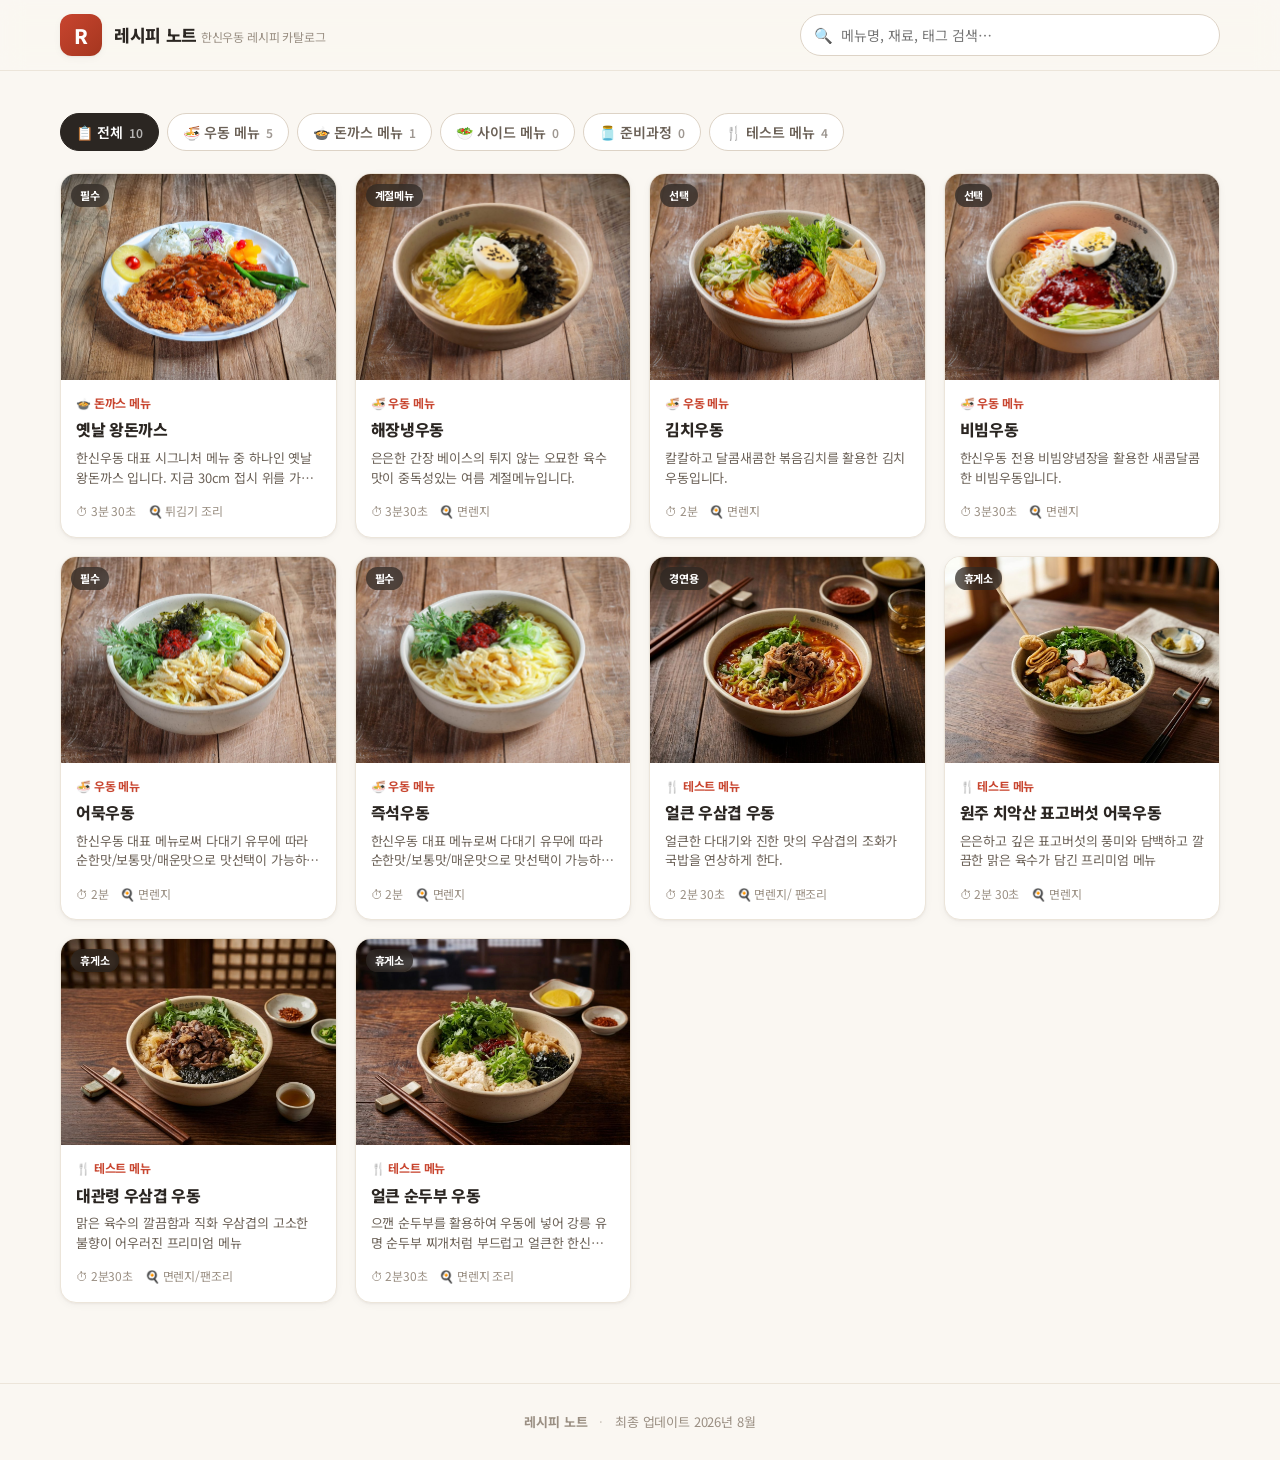
<file: index.html>
<!DOCTYPE html>
<html lang="ko">
<head>
  <meta charset="UTF-8">
  <meta name="viewport" content="width=device-width, initial-scale=1.0">
  <title>레시피 노트</title>
  <meta name="description" content="나만의 메뉴 레시피 카탈로그">
  <link rel="preconnect" href="https://fonts.googleapis.com">
  <link rel="preconnect" href="https://fonts.gstatic.com" crossorigin>
  <link href="https://fonts.googleapis.com/css2?family=Noto+Sans+KR:wght@400;500;700;800;900&display=swap" rel="stylesheet">
  <link rel="stylesheet" href="css/style.css?v=7">
  <link rel="icon" href="data:image/svg+xml,<svg xmlns='http://www.w3.org/2000/svg' viewBox='0 0 100 100'><text y='.9em' font-size='90'>🍳</text></svg>">
</head>
<body>
  <header class="site-header">
    <div class="header-inner">
      <a class="brand" href="index.html">
        <span class="brand-mark">R</span>
        <span class="brand-text">
          <span class="brand-title" id="brandTitle">레시피 노트</span>
          <span class="brand-sub" id="brandSub">나만의 메뉴 레시피 카탈로그</span>
        </span>
      </a>
      <div class="header-spacer"></div>
      <div class="search">
        <span class="ico">🔍</span>
        <input id="search" type="text" placeholder="메뉴명, 재료, 태그 검색…" autocomplete="off">
      </div>
    </div>
  </header>

  <main class="wrap">
    <nav class="toc-bar" id="chips"></nav>
    <section class="grid" id="grid"></section>
  </main>

  <footer class="site-footer">
    <strong id="footTitle">레시피 노트</strong>
    <span class="dot">·</span>
    <span id="footUpdated"></span>
  </footer>

  <script src="js/store.js?v=7"></script>
  <script src="js/app.js?v=7"></script>
</body>
</html>
</file>
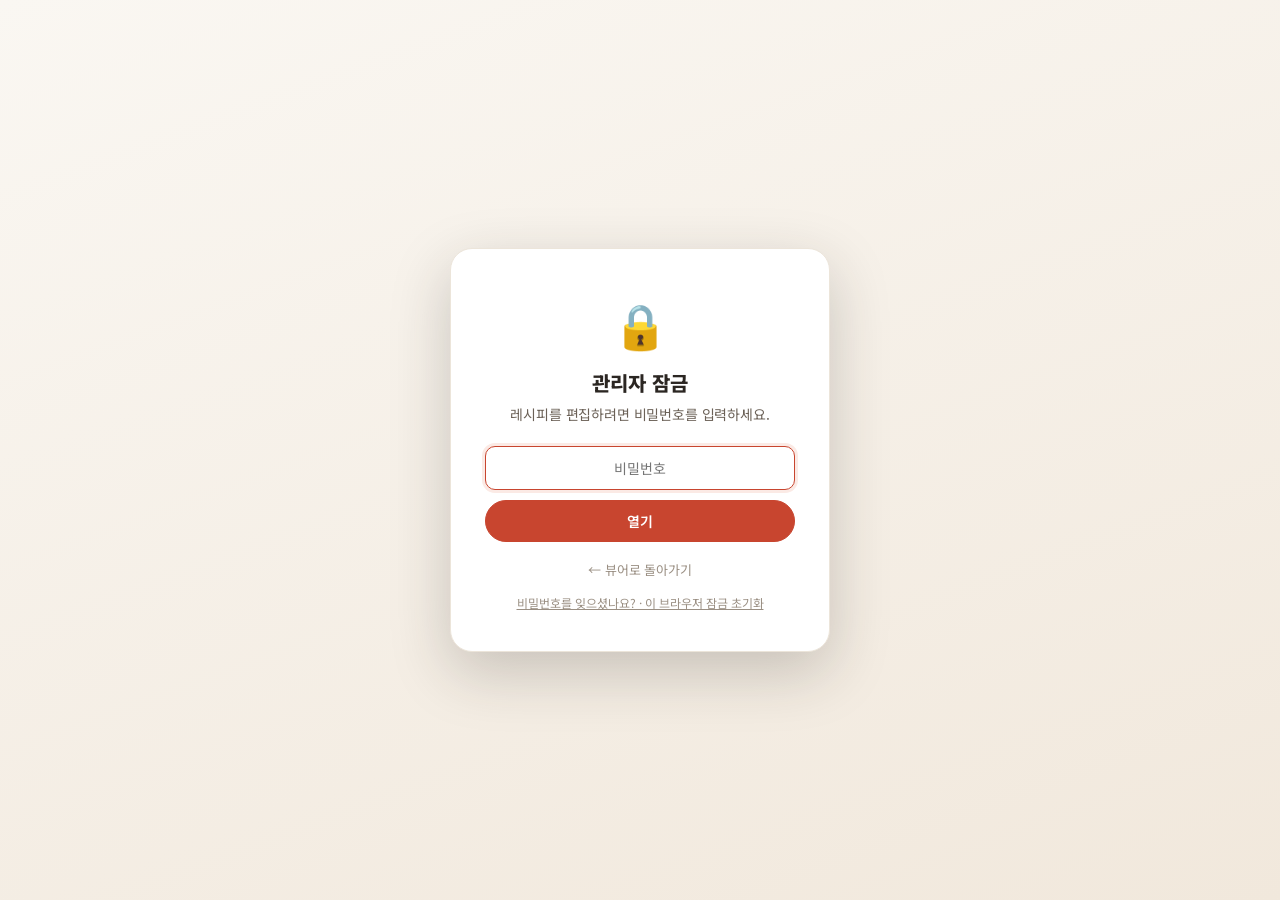
<file: admin.html>
<!DOCTYPE html>
<html lang="ko">
<head>
  <meta charset="UTF-8">
  <meta name="viewport" content="width=device-width, initial-scale=1.0">
  <title>레시피 노트 · 관리자</title>
  <link rel="preconnect" href="https://fonts.googleapis.com">
  <link rel="preconnect" href="https://fonts.gstatic.com" crossorigin>
  <link href="https://fonts.googleapis.com/css2?family=Noto+Sans+KR:wght@400;500;700;800;900&display=swap" rel="stylesheet">
  <link rel="stylesheet" href="css/style.css?v=7">
  <link rel="stylesheet" href="css/admin.css?v=7">
  <link rel="icon" href="data:image/svg+xml,<svg xmlns='http://www.w3.org/2000/svg' viewBox='0 0 100 100'><text y='.9em' font-size='90'>⚙️</text></svg>">
  <script>
    // 자가 치유: 브라우저에 남은 잠금 값을 페이지 로드 즉시 제거.
    // (잠금은 배포된 data/recipes.json 파일에 비밀번호가 있을 때만 걸립니다.)
    try {
      var k = "recipeNote.v1";
      var raw = localStorage.getItem(k);
      if (raw) { var d = JSON.parse(raw); if (d && d.site && d.site.adminHash) { delete d.site.adminHash; localStorage.setItem(k, JSON.stringify(d)); } }
      sessionStorage.removeItem("recipeNote.unlocked");
    } catch (e) {}
  </script>
</head>
<body>
  <!-- 비밀번호 잠금 화면 -->
  <div class="lock-screen" id="lockScreen" hidden>
    <div class="lock-card">
      <div class="lock-icon">🔒</div>
      <h1>관리자 잠금</h1>
      <p>레시피를 편집하려면 비밀번호를 입력하세요.</p>
      <form id="lockForm">
        <input type="password" id="lockInput" class="input" placeholder="비밀번호" autocomplete="current-password" autofocus>
        <button type="submit" class="btn btn-primary" style="width:100%;justify-content:center;margin-top:10px">열기</button>
      </form>
      <p class="lock-error" id="lockError" hidden>비밀번호가 올바르지 않습니다.</p>
      <a href="index.html" class="lock-back">← 뷰어로 돌아가기</a>
      <button type="button" class="lock-reset" id="lockReset">비밀번호를 잊으셨나요? · 이 브라우저 잠금 초기화</button>
    </div>
  </div>

  <header class="site-header">
    <div class="header-inner admin-toolbar">
      <a class="brand" href="index.html">
        <span class="brand-mark">R</span>
        <span class="brand-text">
          <span class="brand-title">관리자 화면</span>
          <span class="brand-sub">레시피 추가 · 수정 · 내보내기</span>
        </span>
      </a>
      <span class="grow"></span>
      <button class="btn btn-sm" id="btnSettings">🏷️ 사이트·카테고리</button>
      <button class="btn btn-sm" id="btnImport">📥 가져오기</button>
      <input type="file" id="importFile" accept="application/json" hidden>
      <button class="btn btn-sm btn-danger" id="btnReset">↺ 초기화</button>
      <button class="btn btn-sm btn-primary" id="btnExport">💾 내보내기(배포)</button>
      <a class="btn btn-sm btn-ghost" href="index.html" title="저장된 레시피를 보기 화면으로 확인 (브라우저 뒤로가기로 복귀)">👁 미리보기</a>
    </div>
  </header>

  <div class="admin-layout">
    <!-- 좌측: 레시피 목록 -->
    <aside class="sidebar">
      <div class="sidebar-head">
        <div class="row">
          <h2>레시피 <span class="cnt">(<span id="listCount">0</span>)</span></h2>
          <span class="grow" style="flex:1"></span>
          <button class="btn btn-sm btn-primary" id="btnNew">+ 새 레시피</button>
        </div>
        <input class="list-search" id="listSearch" type="text" placeholder="목록에서 검색…">
      </div>
      <div class="recipe-list" id="recipeList"></div>
    </aside>

    <!-- 우측: 편집기 -->
    <main class="editor">
      <div class="editor-head">
        <h1 id="editorTitle">새 레시피</h1>
        <button class="btn btn-sm btn-danger" id="btnDelete" style="display:none">🗑 삭제</button>
        <button class="btn btn-sm btn-primary" id="btnSave">저장 (Ctrl+S)</button>
      </div>

      <div class="field">
        <label>메뉴 이름 <span class="req">*</span></label>
        <input class="input" id="fTitle" type="text" placeholder="예: 스팸후랑크 김밥">
      </div>

      <div class="grid2">
        <div class="field">
          <label>카테고리</label>
          <select class="input" id="fCategory"></select>
        </div>
        <div class="field">
          <label>태그 <span class="hint">쉼표로 구분</span></label>
          <input class="input" id="fTags" type="text" placeholder="예: 외식, 델리">
        </div>
      </div>

      <div class="field">
        <label>한 줄 설명</label>
        <textarea class="textarea" id="fDesc" rows="2" placeholder="메뉴를 소개하는 짧은 설명"></textarea>
      </div>

      <div class="grid3">
        <div class="field"><label>조리시간</label><input class="input" id="fTime" placeholder="예: 12분"></div>
        <div class="field"><label>조리방법</label><input class="input" id="fMethod" placeholder="예: 팬 조리 / 오븐 조리"></div>
        <div class="field"><label>분량</label><input class="input" id="fServings" placeholder="예: 1인분"></div>
      </div>

      <div class="grid3">
        <div class="field"><label>판매가 <span class="hint">원</span></label><input class="input" id="fPrice" type="number" inputmode="numeric" min="0" placeholder="예: 8000"></div>
        <div class="field"><label>원가 <span class="hint">원</span></label><input class="input" id="fCost" type="number" inputmode="numeric" min="0" placeholder="예: 1800"></div>
        <div class="field"><label>원가율 <span class="hint">자동 계산</span></label><input class="input" id="fCostRate" type="text" readonly placeholder="—" style="background:var(--surface-2);font-weight:700;color:var(--accent)"></div>
      </div>

      <div class="field">
        <label>대표 사진</label>
        <div class="img-preview" id="imgPreview"></div>
        <input type="file" id="fImage" accept="image/*" hidden>
      </div>

      <!-- 재료 -->
      <div class="section-card">
        <div class="dyn-head"><h3>재료</h3><button class="btn btn-sm" id="btnAddIng">+ 재료 추가</button></div>
        <div id="ingList"></div>
      </div>

      <!-- 조리법 -->
      <div class="section-card">
        <div class="dyn-head"><h3>조리법</h3><button class="btn btn-sm" id="btnAddStep">+ 단계 추가</button></div>
        <div id="stepList"></div>
      </div>

      <!-- 사용 제품 -->
      <div class="section-card">
        <div class="dyn-head"><h3>사용 제품 <span class="hint" style="font-weight:400;color:var(--ink-faint)">선택</span></h3><button class="btn btn-sm" id="btnAddProd">+ 제품 추가</button></div>
        <div id="prodList"></div>
      </div>

      <!-- 메모 -->
      <div class="section-card">
        <div class="dyn-head"><h3>📝 메모 <span class="hint" style="font-weight:400;color:var(--ink-faint)">선택</span></h3></div>
        <textarea class="textarea" id="fMemo" rows="4" placeholder="조리 팁, 주의사항, 원가·염도 메모 등 자유롭게 기록하세요. 여러 줄로 입력할 수 있어요."></textarea>
      </div>
    </main>
  </div>

  <!-- 설정 패널 -->
  <aside class="settings-panel" id="settingsPanel">
    <div class="settings-head">
      <h2>사이트 · 카테고리 설정</h2>
      <button class="btn btn-ghost btn-sm" id="settingsClose">✕</button>
    </div>
    <div class="settings-body">
      <div class="field"><label>사이트 제목</label><input class="input" id="siteTitle" placeholder="레시피 노트"></div>
      <div class="field"><label>부제목</label><input class="input" id="siteSubtitle" placeholder="나만의 메뉴 레시피 카탈로그"></div>
      <div class="field"><label>최종 업데이트 표기</label><input class="input" id="siteUpdated" placeholder="예: 2026년 8월"></div>

      <div class="divider"></div>
      <h3 style="font-size:15px;font-weight:800;margin-bottom:6px">🔒 관리자 비밀번호</h3>
      <p class="muted" style="margin-bottom:10px" id="pwState"></p>
      <div class="field">
        <input class="input" id="pwInput" type="password" placeholder="새 비밀번호 (비우면 잠금 해제)">
      </div>
      <button class="btn btn-sm btn-primary" id="btnSetPw">비밀번호 적용</button>
      <p class="muted" style="margin-top:10px;line-height:1.5">적용 후 반드시 <b>내보내기 → data/recipes.json 교체 → 배포</b>해야 실제 사이트에 잠금이 반영됩니다.</p>

      <div class="divider"></div>
      <div class="dyn-head"><h3 style="font-size:15px;font-weight:800">카테고리</h3><button class="btn btn-sm" id="btnAddCat">+ 추가</button></div>
      <p class="muted" style="margin-bottom:12px">이모지 · 이름을 수정하면 바로 반영됩니다.</p>
      <div id="catList"></div>
    </div>
  </aside>

  <script src="js/store.js?v=7"></script>
  <script src="js/admin.js?v=7"></script>
</body>
</html>
</file>
<file: css/style.css>
/* ============================================================
   레시피 노트 — 공용 스타일
   ============================================================ */
:root {
  --bg: #faf7f2;
  --surface: #ffffff;
  --surface-2: #f4efe7;
  --ink: #2b2622;
  --ink-soft: #6b6157;
  --ink-faint: #9a8f83;
  --line: #ece5da;
  --line-strong: #ddd3c6;
  --accent: #c8452f;
  --accent-dark: #a5361f;
  --accent-soft: #fbeae5;
  --gold: #b8863b;
  --radius: 16px;
  --radius-sm: 10px;
  --shadow-sm: 0 1px 2px rgba(43, 38, 34, .05), 0 2px 8px rgba(43, 38, 34, .04);
  --shadow-md: 0 6px 24px rgba(43, 38, 34, .10);
  --shadow-lg: 0 20px 60px rgba(43, 38, 34, .22);
  --font: "Pretendard", "Noto Sans KR", -apple-system, BlinkMacSystemFont, system-ui, sans-serif;
  --maxw: 1200px;
}

* { box-sizing: border-box; margin: 0; padding: 0; }
html { -webkit-text-size-adjust: 100%; }
body {
  font-family: var(--font);
  background: var(--bg);
  color: var(--ink);
  line-height: 1.55;
  letter-spacing: -0.01em;
  -webkit-font-smoothing: antialiased;
}
img { max-width: 100%; display: block; }
button { font-family: inherit; cursor: pointer; border: none; background: none; color: inherit; }
input, textarea, select { font-family: inherit; }
a { color: inherit; }

/* ---------- Header ---------- */
.site-header {
  position: sticky; top: 0; z-index: 40;
  background: rgba(250, 247, 242, .88);
  backdrop-filter: saturate(180%) blur(12px);
  border-bottom: 1px solid var(--line);
}
.header-inner {
  max-width: var(--maxw); margin: 0 auto;
  padding: 14px 20px; display: flex; align-items: center; gap: 16px;
}
.brand { display: flex; align-items: center; gap: 12px; text-decoration: none; min-width: 0; }
.brand-mark {
  width: 42px; height: 42px; flex: 0 0 42px; border-radius: 12px;
  background: linear-gradient(135deg, var(--accent), var(--accent-dark));
  color: #fff; display: grid; place-items: center;
  font-weight: 800; font-size: 20px; box-shadow: var(--shadow-sm);
}
.brand-text { min-width: 0; }
.brand-title { font-size: 17px; font-weight: 800; letter-spacing: -0.02em; white-space: nowrap; overflow: hidden; text-overflow: ellipsis; }
.brand-sub { font-size: 12px; color: var(--ink-faint); white-space: nowrap; overflow: hidden; text-overflow: ellipsis; }
.header-spacer { flex: 1; }

.search {
  position: relative; flex: 1 1 320px; max-width: 420px;
}
.search input {
  width: 100%; padding: 10px 14px 10px 40px;
  border: 1px solid var(--line-strong); border-radius: 999px;
  background: var(--surface); font-size: 14px; color: var(--ink);
  transition: border-color .15s, box-shadow .15s;
}
.search input:focus { outline: none; border-color: var(--accent); box-shadow: 0 0 0 3px var(--accent-soft); }
.search .ico { position: absolute; left: 14px; top: 50%; transform: translateY(-50%); color: var(--ink-faint); font-size: 15px; }

.btn {
  display: inline-flex; align-items: center; gap: 7px;
  padding: 10px 16px; border-radius: 999px; font-size: 14px; font-weight: 600;
  background: var(--surface); border: 1px solid var(--line-strong);
  color: var(--ink); transition: all .15s; white-space: nowrap;
}
.btn:hover { border-color: var(--accent); color: var(--accent); }
.btn-primary { background: var(--accent); color: #fff; border-color: var(--accent); }
.btn-primary:hover { background: var(--accent-dark); border-color: var(--accent-dark); color: #fff; }
.btn-ghost { background: transparent; border-color: transparent; }
.btn-ghost:hover { background: var(--surface-2); border-color: transparent; color: var(--ink); }
.btn-danger { color: var(--accent); border-color: var(--line-strong); }
.btn-danger:hover { background: var(--accent); color: #fff; border-color: var(--accent); }
.btn-sm { padding: 7px 12px; font-size: 13px; }

/* ---------- Layout ---------- */
.wrap { max-width: var(--maxw); margin: 0 auto; padding: 24px 20px 80px; }

.toc-bar {
  display: flex; gap: 8px; flex-wrap: wrap; align-items: center;
  padding: 18px 0 22px;
}
.chip {
  display: inline-flex; align-items: center; gap: 6px;
  padding: 8px 15px; border-radius: 999px; font-size: 14px; font-weight: 600;
  background: var(--surface); border: 1px solid var(--line-strong); color: var(--ink-soft);
  transition: all .15s;
}
.chip:hover { border-color: var(--accent); color: var(--accent); }
.chip.active { background: var(--ink); color: #fff; border-color: var(--ink); }
.chip .count { font-size: 12px; opacity: .65; font-weight: 600; }

.section-title { font-size: 15px; font-weight: 800; color: var(--ink); margin: 26px 0 14px; display: flex; align-items: center; gap: 8px; }
.section-title .badge { font-size: 12px; font-weight: 700; color: var(--accent); background: var(--accent-soft); padding: 2px 9px; border-radius: 999px; }

/* ---------- Cards grid ---------- */
.grid {
  display: grid; gap: 18px;
  grid-template-columns: repeat(auto-fill, minmax(230px, 1fr));
}
.card {
  background: var(--surface); border: 1px solid var(--line); border-radius: var(--radius);
  overflow: hidden; box-shadow: var(--shadow-sm); cursor: pointer;
  transition: transform .18s cubic-bezier(.2,.8,.2,1), box-shadow .18s, border-color .18s;
  display: flex; flex-direction: column;
}
.card:hover { transform: translateY(-4px); box-shadow: var(--shadow-md); border-color: var(--line-strong); }
.card-thumb {
  aspect-ratio: 4 / 3; background: var(--surface-2); position: relative; overflow: hidden;
}
.card-thumb img { width: 100%; height: 100%; object-fit: cover; }
.card-thumb .ph {
  width: 100%; height: 100%; display: grid; place-items: center;
  font-size: 42px; color: var(--line-strong);
  background: repeating-linear-gradient(45deg, #f6f1e9, #f6f1e9 12px, #f2ece2 12px, #f2ece2 24px);
}
.card-tags { position: absolute; top: 10px; left: 10px; display: flex; gap: 5px; flex-wrap: wrap; }
.tag {
  font-size: 11px; font-weight: 700; padding: 3px 9px; border-radius: 999px;
  background: rgba(43,38,34,.72); color: #fff; backdrop-filter: blur(4px);
}
.card-body { padding: 14px 15px 16px; display: flex; flex-direction: column; gap: 7px; flex: 1; }
.card-cat { font-size: 12px; font-weight: 700; color: var(--accent); }
.card-title { font-size: 16px; font-weight: 800; letter-spacing: -0.02em; line-height: 1.35; }
.card-desc {
  font-size: 13px; color: var(--ink-soft); line-height: 1.5;
  display: -webkit-box; -webkit-line-clamp: 2; -webkit-box-orient: vertical; overflow: hidden;
}
.card-meta { margin-top: auto; padding-top: 8px; display: flex; gap: 12px; font-size: 12px; color: var(--ink-faint); flex-wrap: wrap; }
.card-meta span { display: inline-flex; align-items: center; gap: 4px; }

/* ---------- Empty state ---------- */
.empty {
  text-align: center; padding: 80px 20px; color: var(--ink-faint);
}
.empty .big { font-size: 54px; margin-bottom: 14px; }
.empty h3 { font-size: 18px; color: var(--ink-soft); font-weight: 700; margin-bottom: 8px; }
.empty p { font-size: 14px; margin-bottom: 20px; }

/* ---------- Modal (detail) ---------- */
.modal-backdrop {
  position: fixed; inset: 0; z-index: 100;
  background: rgba(30, 25, 20, .55); backdrop-filter: blur(3px);
  display: flex; align-items: flex-start; justify-content: center;
  padding: 40px 16px; overflow-y: auto;
  opacity: 0; pointer-events: none; transition: opacity .2s;
}
.modal-backdrop.open { opacity: 1; pointer-events: auto; }
.modal {
  background: var(--surface); border-radius: 22px; width: 100%; max-width: 720px;
  box-shadow: var(--shadow-lg); overflow: hidden;
  transform: translateY(16px) scale(.98); transition: transform .22s cubic-bezier(.2,.8,.2,1);
}
.modal-backdrop.open .modal { transform: none; }
.modal-hero { aspect-ratio: 16 / 9; background: var(--surface-2); position: relative; }
.modal-hero img { width: 100%; height: 100%; object-fit: cover; }
.modal-hero .ph { width: 100%; height: 100%; display: grid; place-items: center; font-size: 64px; color: var(--line-strong);
  background: repeating-linear-gradient(45deg, #f6f1e9, #f6f1e9 14px, #f2ece2 14px, #f2ece2 28px); }
.modal-close {
  position: absolute; top: 14px; right: 14px; width: 38px; height: 38px; border-radius: 50%;
  background: rgba(255,255,255,.92); color: var(--ink); font-size: 20px; display: grid; place-items: center;
  box-shadow: var(--shadow-sm); transition: transform .15s;
}
.modal-close:hover { transform: rotate(90deg); }
.modal-body { padding: 26px 30px 34px; }
.modal-cat { font-size: 13px; font-weight: 700; color: var(--accent); margin-bottom: 6px; }
.modal-title { font-size: 26px; font-weight: 800; letter-spacing: -0.03em; line-height: 1.25; }
.modal-desc { font-size: 15px; color: var(--ink-soft); margin-top: 12px; line-height: 1.6; }
.modal-metarow { display: flex; gap: 10px; flex-wrap: wrap; margin-top: 18px; }
.meta-pill {
  display: inline-flex; align-items: center; gap: 7px; padding: 9px 15px; border-radius: 12px;
  background: var(--surface-2); font-size: 13px; font-weight: 600; color: var(--ink-soft);
}
.meta-pill b { color: var(--ink); font-weight: 700; }
.meta-pill.price { background: #f3f6f0; color: #5a6b4d; }
.meta-pill.price b { color: #3d5230; }
.meta-pill.rate { background: var(--accent-soft); color: var(--accent-dark); }
.meta-pill.rate b { color: var(--accent); }

.divider { height: 1px; background: var(--line); margin: 26px 0; }
.block-title { font-size: 16px; font-weight: 800; margin-bottom: 14px; display: flex; align-items: center; gap: 8px; }
.block-title .n { font-size: 12px; color: var(--ink-faint); font-weight: 600; }

.ingredients { list-style: none; display: grid; grid-template-columns: 1fr 1fr; gap: 2px 24px; }
.ingredients li { display: flex; justify-content: space-between; gap: 12px; padding: 9px 2px; border-bottom: 1px dashed var(--line); font-size: 14px; }
.ingredients li .amt { color: var(--ink-faint); font-weight: 600; white-space: nowrap; }

.steps { list-style: none; display: flex; flex-direction: column; gap: 14px; counter-reset: step; }
.steps li { display: flex; gap: 14px; font-size: 14.5px; line-height: 1.6; }
.steps li .num {
  counter-increment: step; flex: 0 0 28px; width: 28px; height: 28px; border-radius: 50%;
  background: var(--accent-soft); color: var(--accent); font-weight: 800; font-size: 13px;
  display: grid; place-items: center;
}
.steps li .num::before { content: counter(step); }

.memo-box {
  background: var(--surface-2); border: 1px solid var(--line);
  border-left: 3px solid var(--gold); border-radius: 10px;
  padding: 14px 16px; font-size: 14px; line-height: 1.65; color: var(--ink-soft);
  white-space: pre-wrap; word-break: break-word;
}

.products { display: flex; flex-wrap: wrap; gap: 8px; }
.product-pill {
  display: inline-flex; align-items: center; gap: 7px; padding: 8px 14px; border-radius: 999px;
  background: var(--surface); border: 1px solid var(--line-strong); font-size: 13px; font-weight: 600;
  text-decoration: none; transition: all .15s;
}
.product-pill:hover { border-color: var(--accent); color: var(--accent); }

/* ---------- Footer ---------- */
.site-footer { border-top: 1px solid var(--line); padding: 28px 20px; text-align: center; color: var(--ink-faint); font-size: 13px; }
.site-footer .dot { margin: 0 8px; opacity: .5; }

/* ---------- Toast ---------- */
.toast {
  position: fixed; bottom: 26px; left: 50%; transform: translateX(-50%) translateY(20px);
  background: var(--ink); color: #fff; padding: 13px 22px; border-radius: 999px; font-size: 14px; font-weight: 600;
  box-shadow: var(--shadow-lg); opacity: 0; pointer-events: none; transition: all .25s; z-index: 200;
}
.toast.show { opacity: 1; transform: translateX(-50%) translateY(0); }

@media (max-width: 640px) {
  .brand-sub { display: none; }
  .modal-body { padding: 22px 20px 28px; }
  .modal-title { font-size: 22px; }
  .ingredients { grid-template-columns: 1fr; }
  .header-inner { flex-wrap: wrap; }
  .search { order: 3; flex-basis: 100%; max-width: none; }
}
</file>
<file: css/admin.css>
/* ============================================================
   admin.css — 관리자 화면 전용
   ============================================================ */
.admin-toolbar {
  display: flex; align-items: center; gap: 8px; flex-wrap: wrap;
}
.admin-toolbar .grow { flex: 1; }

.admin-layout {
  display: grid; grid-template-columns: 300px 1fr; gap: 0;
  max-width: 1280px; margin: 0 auto; height: calc(100vh - 71px);
}

/* ---------- 좌측 목록 ---------- */
.sidebar {
  border-right: 1px solid var(--line); display: flex; flex-direction: column;
  background: var(--surface); min-height: 0;
}
.sidebar-head { padding: 16px 16px 12px; border-bottom: 1px solid var(--line); }
.sidebar-head .row { display: flex; gap: 8px; align-items: center; margin-bottom: 10px; }
.sidebar-head h2 { font-size: 14px; font-weight: 800; }
.sidebar-head h2 .cnt { color: var(--ink-faint); font-weight: 600; }
.list-search {
  width: 100%; padding: 8px 12px; border: 1px solid var(--line-strong); border-radius: 8px;
  font-size: 13px; background: var(--bg);
}
.list-search:focus { outline: none; border-color: var(--accent); }
.recipe-list { flex: 1; overflow-y: auto; padding: 8px; min-height: 0; }
.li {
  width: 100%; display: flex; gap: 11px; align-items: center; text-align: left;
  padding: 9px 10px; border-radius: 10px; margin-bottom: 2px; transition: background .12s;
}
.li:hover { background: var(--surface-2); }
.li.active { background: var(--accent-soft); }
.li-thumb {
  width: 42px; height: 42px; flex: 0 0 42px; border-radius: 9px; overflow: hidden;
  background: var(--surface-2); display: grid; place-items: center; font-size: 20px;
}
.li-thumb img { width: 100%; height: 100%; object-fit: cover; }
.li-text { min-width: 0; }
.li-title { display: block; font-size: 14px; font-weight: 700; white-space: nowrap; overflow: hidden; text-overflow: ellipsis; }
.li-sub { display: block; font-size: 12px; color: var(--ink-faint); }

/* ---------- 우측 편집기 ---------- */
.editor { overflow-y: auto; padding: 26px 32px 60px; min-height: 0; }
.editor-head { display: flex; align-items: center; gap: 12px; margin-bottom: 22px; position: sticky; top: 0;
  background: var(--bg); padding: 4px 0 14px; z-index: 5; border-bottom: 1px solid var(--line); }
.editor-head h1 { font-size: 20px; font-weight: 800; flex: 1; }

.field { margin-bottom: 18px; }
.field > label { display: block; font-size: 13px; font-weight: 700; color: var(--ink-soft); margin-bottom: 7px; }
.field > label .req { color: var(--accent); }
.field .hint { font-size: 12px; color: var(--ink-faint); font-weight: 400; margin-left: 4px; }
.input, .textarea, select.input {
  width: 100%; padding: 11px 13px; border: 1px solid var(--line-strong); border-radius: 10px;
  font-size: 14px; background: var(--surface); color: var(--ink); transition: border-color .15s, box-shadow .15s;
}
.input:focus, .textarea:focus, select.input:focus { outline: none; border-color: var(--accent); box-shadow: 0 0 0 3px var(--accent-soft); }
.textarea { resize: vertical; min-height: 64px; line-height: 1.55; }
.grid2 { display: grid; grid-template-columns: 1fr 1fr; gap: 14px; }
.grid3 { display: grid; grid-template-columns: 1fr 1fr 1fr; gap: 14px; }

/* 이미지 업로드 */
.img-preview {
  border: 2px dashed var(--line-strong); border-radius: 14px; overflow: hidden;
  position: relative; background: var(--surface-2); transition: border-color .15s, background .15s;
}
.img-preview.drag { border-color: var(--accent); background: var(--accent-soft); }
.img-preview.has { border-style: solid; }
.img-preview img { width: 100%; max-height: 320px; object-fit: cover; }
.img-drop {
  display: flex; flex-direction: column; align-items: center; justify-content: center; gap: 6px;
  padding: 40px 20px; cursor: pointer; color: var(--ink-faint); text-align: center;
}
.img-drop .big { font-size: 40px; }
.img-drop span { font-size: 14px; font-weight: 600; color: var(--ink-soft); }
.img-drop small { font-size: 12px; }
.img-remove {
  position: absolute; top: 12px; right: 12px; padding: 7px 13px; border-radius: 999px;
  background: rgba(43,38,34,.78); color: #fff; font-size: 12px; font-weight: 600; backdrop-filter: blur(4px);
}
.img-remove:hover { background: var(--accent); }

/* 동적 행 */
.dyn-head { display: flex; align-items: center; justify-content: space-between; margin-bottom: 10px; }
.dyn-head h3 { font-size: 15px; font-weight: 800; }
.row2 { display: grid; grid-template-columns: 1.4fr 1fr auto; gap: 8px; margin-bottom: 8px; align-items: center; }
.row2 input { padding: 9px 12px; border: 1px solid var(--line-strong); border-radius: 9px; font-size: 13.5px; background: var(--surface); }
.row2 input:focus { outline: none; border-color: var(--accent); }
.row-step { display: grid; grid-template-columns: 28px 1fr auto; gap: 10px; margin-bottom: 8px; align-items: start; }
.row-step .step-num { width: 28px; height: 28px; border-radius: 50%; background: var(--accent-soft); color: var(--accent);
  font-weight: 800; font-size: 13px; display: grid; place-items: center; margin-top: 5px; }
.row-step textarea { padding: 8px 12px; border: 1px solid var(--line-strong); border-radius: 9px; font-size: 13.5px;
  background: var(--surface); resize: none; line-height: 1.5; overflow: hidden; }
.row-step textarea:focus { outline: none; border-color: var(--accent); }
.row-del { width: 30px; height: 30px; flex: 0 0 30px; border-radius: 8px; color: var(--ink-faint);
  font-size: 14px; display: grid; place-items: center; transition: all .12s; }
.row-del:hover { background: var(--accent-soft); color: var(--accent); }
.add-row { margin-top: 4px; }

.section-card {
  background: var(--surface); border: 1px solid var(--line); border-radius: 14px;
  padding: 18px 18px 16px; margin-bottom: 20px;
}
.editor-actions { display: flex; gap: 10px; margin-top: 8px; }
.muted { color: var(--ink-faint); font-size: 13px; white-space: pre-line; }

/* ---------- 설정 패널 (슬라이드) ---------- */
.settings-panel {
  position: fixed; top: 0; right: 0; height: 100%; width: 380px; max-width: 90vw; z-index: 120;
  background: var(--surface); border-left: 1px solid var(--line); box-shadow: var(--shadow-lg);
  transform: translateX(105%); transition: transform .28s cubic-bezier(.2,.8,.2,1);
  display: flex; flex-direction: column;
}
.settings-panel.open { transform: none; }
.settings-head { display: flex; align-items: center; justify-content: space-between; padding: 18px 20px; border-bottom: 1px solid var(--line); }
.settings-head h2 { font-size: 16px; font-weight: 800; }
.settings-body { padding: 20px; overflow-y: auto; }
.cat-row { display: grid; grid-template-columns: 52px 1fr auto; gap: 8px; margin-bottom: 8px; align-items: center; }
.cat-row input { padding: 9px 10px; border: 1px solid var(--line-strong); border-radius: 8px; font-size: 13.5px; background: var(--surface); }
.cat-row input.cat-emoji { text-align: center; }
.cat-row input:focus { outline: none; border-color: var(--accent); }
.settings-overlay { position: fixed; inset: 0; background: rgba(30,25,20,.3); z-index: 110; opacity: 0; pointer-events: none; transition: opacity .28s; }

/* ---------- 비밀번호 잠금 화면 ---------- */
.lock-screen[hidden] { display: none !important; } /* hidden 속성이 확실히 우선하도록 */
.lock-screen {
  position: fixed; inset: 0; z-index: 300;
  background: linear-gradient(160deg, #faf7f2, #f1e8dc);
  display: flex; align-items: center; justify-content: center; padding: 24px;
}
.lock-card {
  background: var(--surface); border: 1px solid var(--line); border-radius: 22px;
  box-shadow: var(--shadow-lg); padding: 40px 34px; width: 100%; max-width: 380px; text-align: center;
}
.lock-icon { font-size: 44px; margin-bottom: 10px; }
.lock-card h1 { font-size: 20px; font-weight: 800; margin-bottom: 6px; }
.lock-card > p { font-size: 14px; color: var(--ink-soft); margin-bottom: 20px; }
.lock-card .input { text-align: center; }
.lock-error { color: var(--accent); font-size: 13px; font-weight: 600; margin-top: 12px; }
.lock-back { display: inline-block; margin-top: 18px; font-size: 13px; color: var(--ink-faint); text-decoration: none; }
.lock-back:hover { color: var(--accent); }
.lock-reset { display: block; width: 100%; margin-top: 14px; font-size: 12px; color: var(--ink-faint); text-decoration: underline; }
.lock-reset:hover { color: var(--accent); }
body.locked { overflow: hidden; }

@media (max-width: 860px) {
  .admin-layout { grid-template-columns: 1fr; height: auto; }
  .sidebar { border-right: none; border-bottom: 1px solid var(--line); max-height: 40vh; }
  .editor { padding: 22px 18px 60px; }
  .grid2, .grid3 { grid-template-columns: 1fr; }
}
</file>
